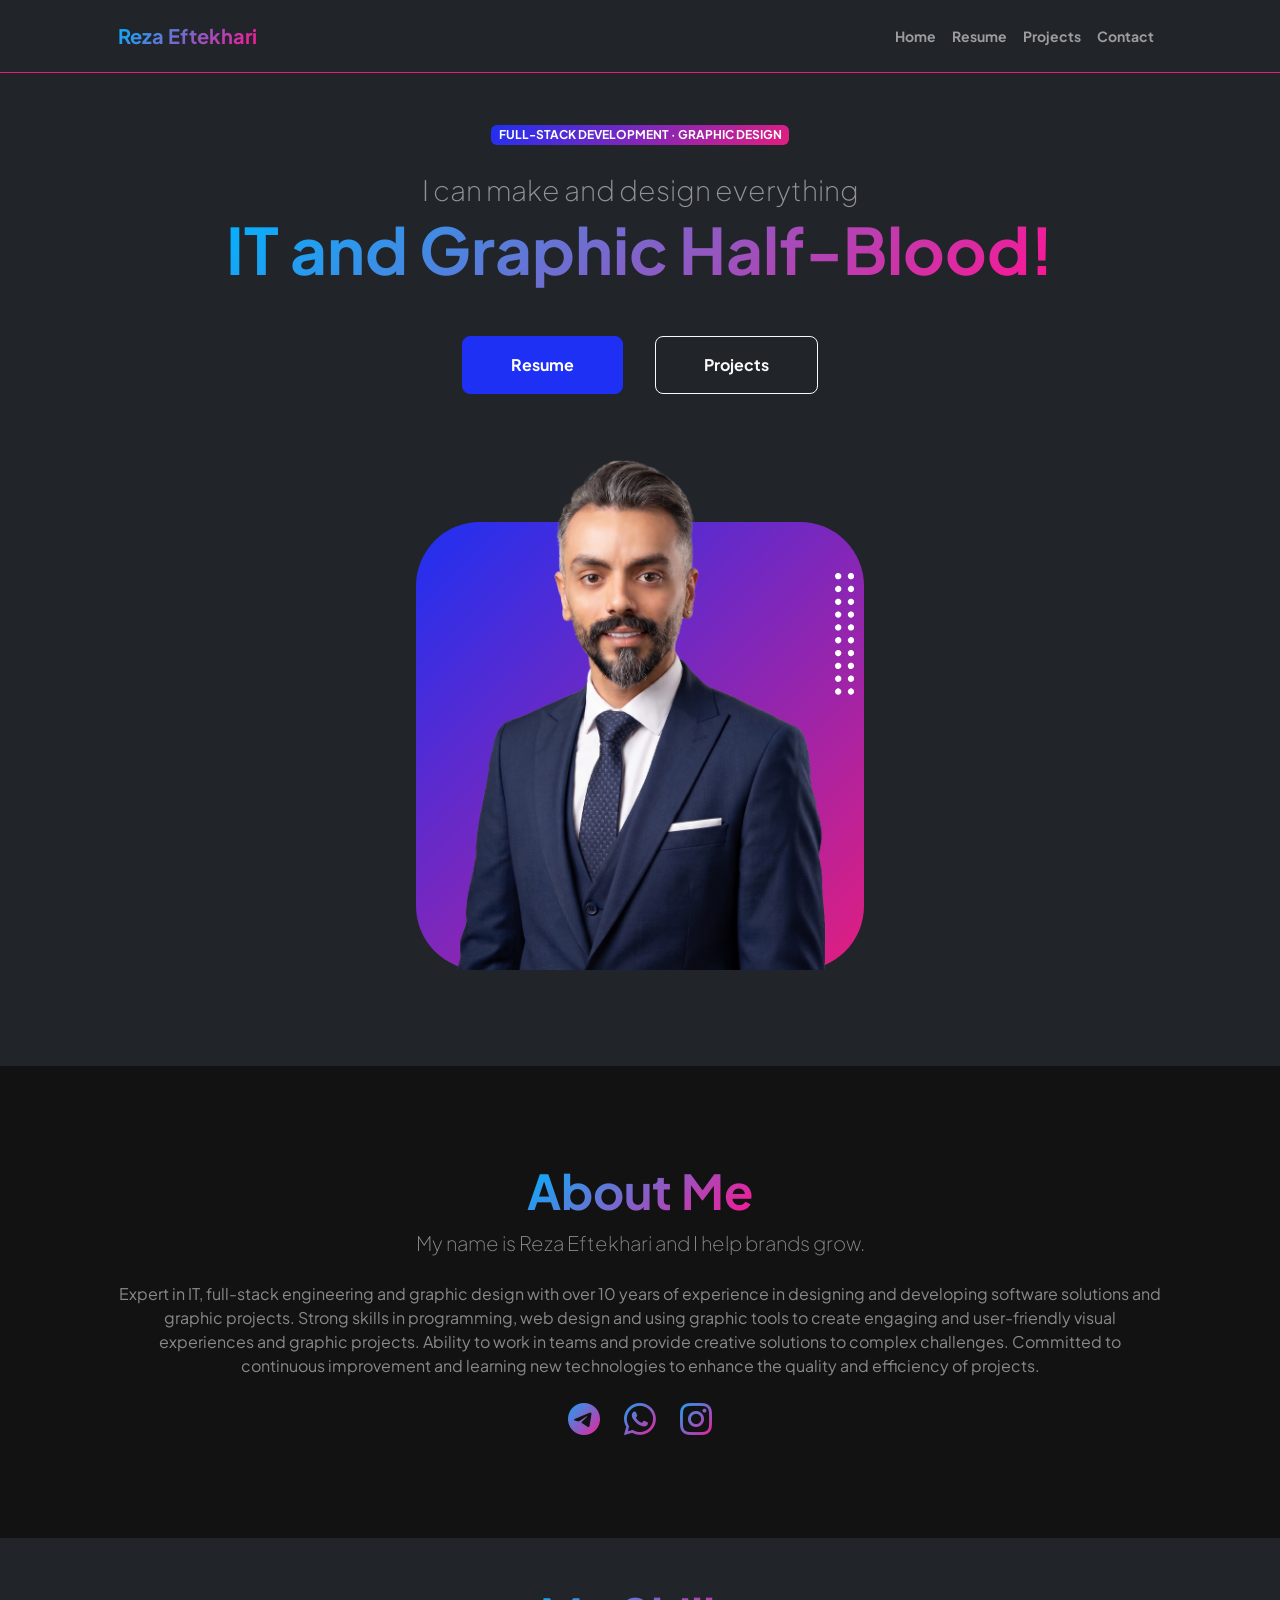
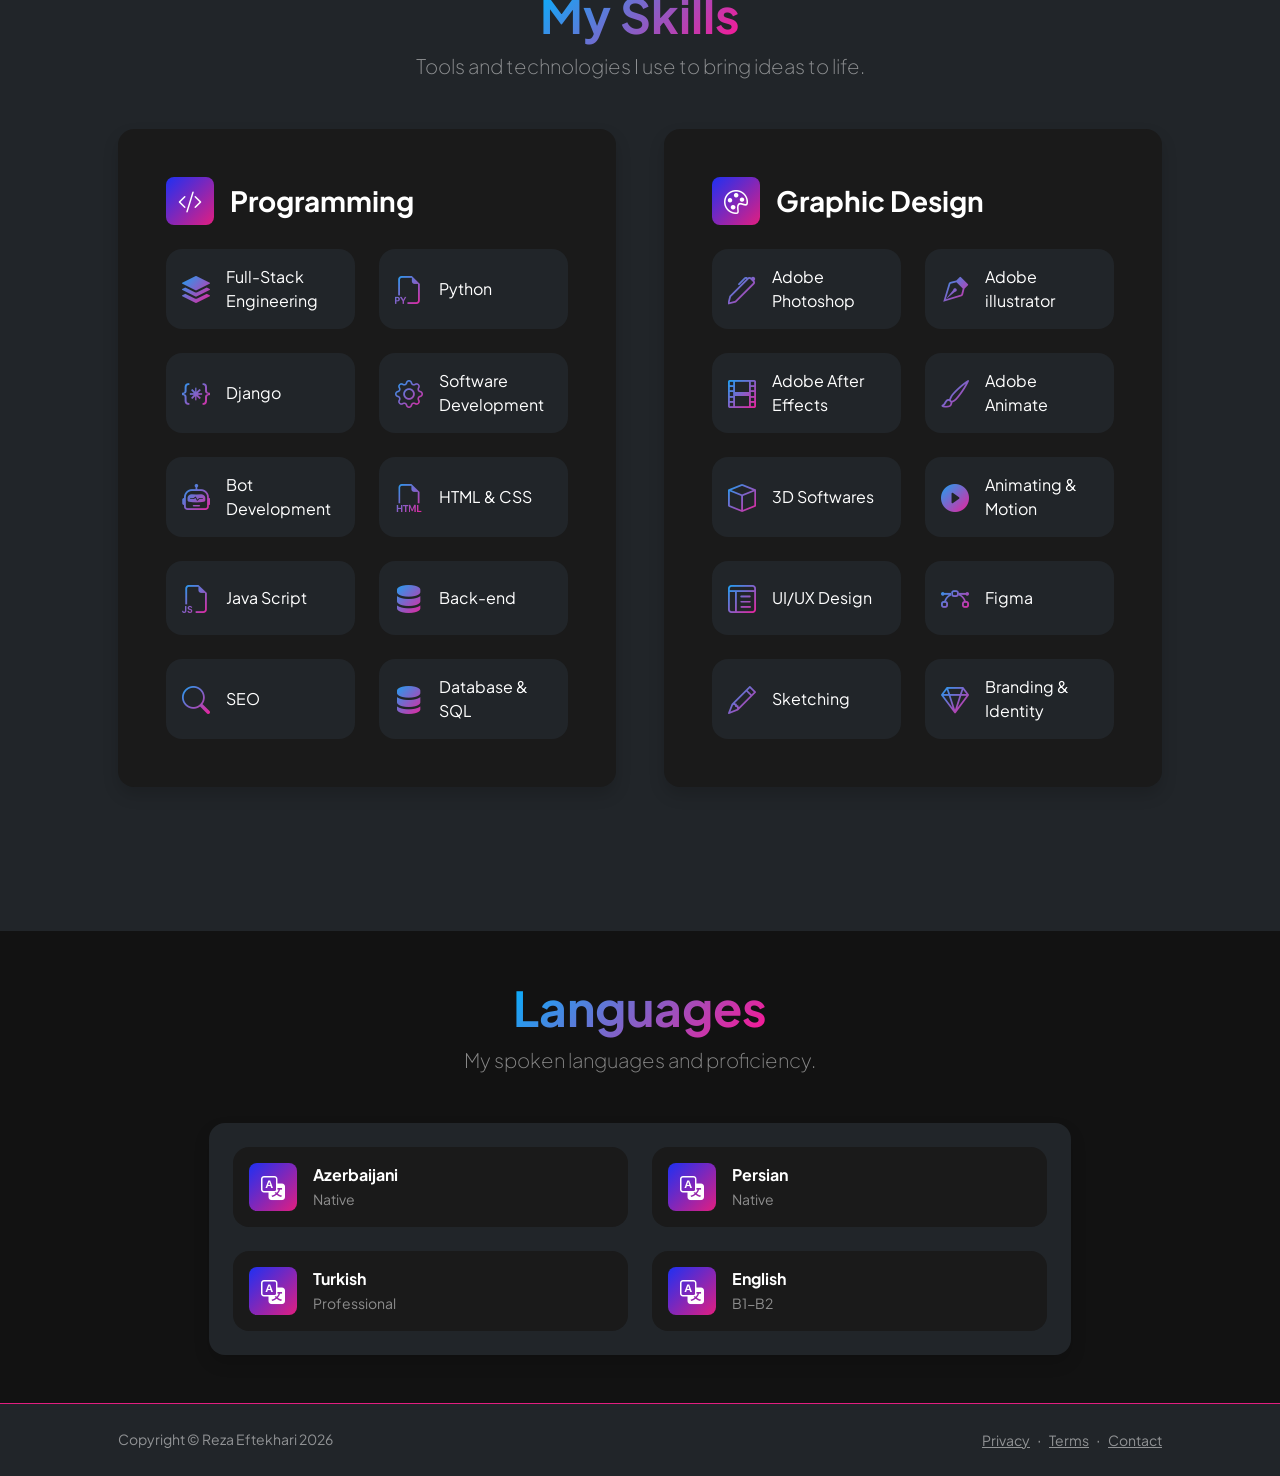
<file: index.html>
<!DOCTYPE html>
<html lang="en">
    <head>
        <meta charset="utf-8" />
        <meta name="viewport" content="width=device-width, initial-scale=1, shrink-to-fit=no" />
        <meta name="description" content="" />
        <meta name="author" content="" />
        <title>Half-Blood</title>
        <!-- Favicon-->
        <link rel="icon" type="image/x-icon" href="assets/favicon.ico" />
        <!-- Custom Google font-->
        <link rel="preconnect" href="https://fonts.googleapis.com" />
        <link rel="preconnect" href="https://fonts.gstatic.com" crossorigin />
        <link href="https://fonts.googleapis.com/css2?family=Plus+Jakarta+Sans:wght@100;200;300;400;500;600;700;800;900&amp;display=swap" rel="stylesheet" />
        <!-- Bootstrap icons-->
        <link href="https://cdn.jsdelivr.net/npm/bootstrap-icons@1.8.1/font/bootstrap-icons.css" rel="stylesheet" />
        <!-- Core theme CSS (includes Bootstrap)-->
        <link href="css/styles.css" rel="stylesheet" />
    </head>
    <body class="d-flex flex-column h-100 bg-dark text-white">
        <main class="flex-shrink-0">
            <!-- Navigation-->
            <nav class="navbar navbar-expand-lg navbar-dark bg-dark py-3 border-bottom border-secondary">
                <div class="container px-5">
                    <a class="navbar-brand" href="index.html"><span class="fw-bolder text-gradient d-inline">Reza Eftekhari</span></a>
                    <button class="navbar-toggler" type="button" data-bs-toggle="collapse" data-bs-target="#navbarSupportedContent" aria-controls="navbarSupportedContent" aria-expanded="false" aria-label="Toggle navigation"><span class="navbar-toggler-icon"></span></button>
                    <div class="collapse navbar-collapse" id="navbarSupportedContent">
                        <ul class="navbar-nav ms-auto mb-2 mb-lg-0 small fw-bolder">
                            <li class="nav-item"><a class="nav-link" href="index.html">Home</a></li>
                            <li class="nav-item"><a class="nav-link" href="resume.html">Resume</a></li>
                            <li class="nav-item"><a class="nav-link" href="projects.html">Projects</a></li>
                            <li class="nav-item"><a class="nav-link" href="contact.html">Contact</a></li>
                        </ul>
                    </div>
                </div>
            </nav>
            <!-- Header-->
            <header class="py-5">
                <div class="container px-5 pb-5">
                    <div class="row gx-5 align-items-center">
                        <div class="col-xxl-5">
                            <!-- Header text content-->
                            <div class="text-center text-xxl-start">
                                <div class="badge bg-gradient-primary-to-secondary text-white mb-4"><div class="text-uppercase">Full-Stack Development &middot; Graphic Design</div></div>
                                <div class="fs-3 fw-light text-white-50">I can make and design everything</div>
                                <h1 class="display-3 fw-bolder mb-5 text-white"><span class="text-gradient d-inline">IT and Graphic Half-Blood!</span></h1>
                                <div class="d-grid gap-3 d-sm-flex justify-content-sm-center justify-content-xxl-start mb-3">
                                    <a class="btn btn-primary btn-lg px-5 py-3 me-sm-3 fs-6 fw-bolder" href="resume.html">Resume</a>
                                    <a class="btn btn-outline-light btn-lg px-5 py-3 fs-6 fw-bolder" href="projects.html">Projects</a>
                                </div>
                            </div>
                        </div>
                        <div class="col-xxl-7">
                            <!-- Header profile picture-->
                            <div class="d-flex justify-content-center mt-5 mt-xxl-0">
                                <div class="profile bg-gradient-primary-to-secondary">
                                    <!-- TIP: For best results, use a photo with a transparent background like the demo example below-->
                                    <!-- Watch a tutorial on how to do this on YouTube (link)-->
                                    <img class="profile-img" src="assets/profile.png" alt="..." />
                                    <div class="dots-1">
                                        <!-- SVG Dots-->
                                        <svg version="1.1" xmlns="http://www.w3.org/2000/svg" xmlns:xlink="http://www.w3.org/1999/xlink" x="0px" y="0px" viewBox="0 0 191.6 1215.4" style="enable-background: new 0 0 191.6 1215.4" xml:space="preserve">
                                            <g transform="translate(0.000000,1280.000000) scale(0.100000,-0.100000)">
                                                <path d="M227.7,12788.6c-105-35-200-141-222-248c-43-206,163-412,369-369c155,32,275,190,260,339c-11,105-90,213-190,262        C383.7,12801.6,289.7,12808.6,227.7,12788.6z"></path>
                                                <path d="M1507.7,12788.6c-151-50-253-216-222-362c25-119,136-230,254-255c194-41,395,142,375,339c-11,105-90,213-190,262        C1663.7,12801.6,1569.7,12808.6,1507.7,12788.6z"></path>
                                                <path d="M227.7,11508.6c-105-35-200-141-222-248c-43-206,163-412,369-369c155,32,275,190,260,339c-11,105-90,213-190,262        C383.7,11521.6,289.7,11528.6,227.7,11508.6z"></path>
                                                <path d="M1507.7,11508.6c-151-50-253-216-222-362c25-119,136-230,254-255c194-41,395,142,375,339c-11,105-90,213-190,262        C1663.7,11521.6,1569.7,11528.6,1507.7,11508.6z"></path>
                                                <path d="M227.7,10228.6c-105-35-200-141-222-248c-43-206,163-412,369-369c155,32,275,190,260,339c-11,105-90,213-190,262        C383.7,10241.6,289.7,10248.6,227.7,10228.6z"></path>
                                                <path d="M1507.7,10228.6c-105-35-200-141-222-248c-43-206,163-412,369-369c155,32,275,190,260,339c-11,105-90,213-190,262        C1663.7,10241.6,1569.7,10248.6,1507.7,10228.6z"></path>
                                                <path d="M227.7,8948.6c-105-35-200-141-222-248c-43-206,163-412,369-369c155,32,275,190,260,339c-11,105-90,213-190,262        C383.7,8961.6,289.7,8968.6,227.7,8948.6z"></path>
                                                <path d="M1507.7,8948.6c-105-35-200-141-222-248c-43-206,163-412,369-369c155,32,275,190,260,339c-11,105-90,213-190,262        C1663.7,8961.6,1569.7,8968.6,1507.7,8948.6z"></path>
                                                <path d="M227.7,7668.6c-105-35-200-141-222-248c-43-206,163-412,369-369c155,32,275,190,260,339c-11,105-90,213-190,262        C383.7,7681.6,289.7,7688.6,227.7,7668.6z"></path>
                                                <path d="M1507.7,7668.6c-105-35-200-141-222-248c-43-206,163-412,369-369c155,32,275,190,260,339c-11,105-90,213-190,262        C1663.7,7681.6,1569.7,7688.6,1507.7,7668.6z"></path>
                                                <path d="M227.7,6388.6c-105-35-200-141-222-248c-43-206,163-412,369-369c155,32,275,190,260,339c-11,105-90,213-190,262        C383.7,6401.6,289.7,6408.6,227.7,6388.6z"></path>
                                                <path d="M1507.7,6388.6c-105-35-200-141-222-248c-43-206,163-412,369-369c155,32,275,190,260,339c-11,105-90,213-190,262        C1663.7,6401.6,1569.7,6408.6,1507.7,6388.6z"></path>
                                                <path d="M227.7,5108.6c-105-35-200-141-222-248c-43-206,163-412,369-369c155,32,275,190,260,339c-11,105-90,213-190,262        C383.7,5121.6,289.7,5128.6,227.7,5108.6z"></path>
                                                <path d="M1507.7,5108.6c-105-35-200-141-222-248c-43-206,163-412,369-369c155,32,275,190,260,339c-11,105-90,213-190,262        C1663.7,5121.6,1569.7,5128.6,1507.7,5108.6z"></path>
                                                <path d="M227.7,3828.6c-105-35-200-141-222-248c-43-206,163-412,369-369c155,32,275,190,260,339c-11,105-90,213-190,262        C383.7,3841.6,289.7,3848.6,227.7,3828.6z"></path>
                                                <path d="M1507.7,3828.6c-105-35-200-141-222-248c-43-206,163-412,369-369c155,32,275,190,260,339c-11,105-90,213-190,262        C1663.7,3841.6,1569.7,3848.6,1507.7,3828.6z"></path>
                                                <path d="M227.7,2548.6c-105-35-200-141-222-248c-43-206,163-412,369-369c155,32,275,190,260,339c-11,105-90,213-190,262        C383.7,2561.6,289.7,2568.6,227.7,2548.6z"></path>
                                                <path d="M1507.7,2548.6c-105-35-200-141-222-248c-43-206,163-412,369-369c155,32,275,190,260,339c-11,105-90,213-190,262        C1663.7,2561.6,1569.7,2568.6,1507.7,2548.6z"></path>
                                                <path d="M227.7,1268.6c-105-35-200-141-222-248c-43-206,163-412,369-369c155,32,275,190,260,339c-11,105-90,213-190,262        C383.7,1281.6,289.7,1288.6,227.7,1268.6z"></path>
                                                <path d="M1507.7,1268.6c-105-35-200-141-222-248c-43-206,163-412,369-369c155,32,275,190,260,339c-11,105-90,213-190,262        C1663.7,1281.6,1569.7,1288.6,1507.7,1268.6z"></path>
                                            </g>
                                        </svg>
                                        <!-- END of SVG dots-->
                                    </div>
                                </div>
                            </div>
                        </div>
                    </div>
                </div>
            </header>
            <!-- About Section-->
            <section class="bg-black py-5" style="background-color: #121212 !important;">
                <div class="container px-5">
                    <div class="row gx-5 justify-content-center">
                        <div class="col-xxl-8">
                            <div class="text-center my-5">
                                <h2 class="display-5 fw-bolder text-white"><span class="text-gradient d-inline">About Me</span></h2>
                                <p class="lead fw-light mb-4 text-white-50">My name is Reza Eftekhari and I help brands grow.</p>
                                <p class="text-white-50">Expert in IT, full-stack engineering and graphic design with over 10 years of experience in designing and developing software solutions and graphic projects. Strong skills in programming, web design and using graphic tools to create engaging and user-friendly visual experiences and graphic projects. Ability to work in teams and provide creative solutions to complex challenges. Committed to continuous improvement and learning new technologies to enhance the quality and efficiency of projects.</p>
                                <div class="d-flex justify-content-center fs-2 gap-4">
                                    <a class="text-gradient" href="https://t.me/reza_the_ronin" target="_blank"><i class="bi bi-telegram"></i></a>
                                    <a class="text-gradient" href="https://wa.me/989373772806" target="_blank"><i class="bi bi-whatsapp"></i></a>
                                    <a class="text-gradient" href="https://www.instagram.com/reza.the.ronin/" target="_blank"><i class="bi bi-instagram"></i></a>
                                </div>
                            </div>
                        </div>
                    </div>
                </div>
            </section>
            
            <!-- Skills Section -->
            <section class="py-5 bg-dark">
                <div class="container px-5 mb-5">
                    <div class="text-center mb-5">
                        <h2 class="display-5 fw-bolder text-white"><span class="text-gradient d-inline">My Skills</span></h2>
                        <p class="lead fw-light mb-4 text-white-50">Tools and technologies I use to bring ideas to life.</p>
                    </div>
                    <div class="row gx-5 justify-content-center">
                        <!-- Programming Skills -->
                        <div class="col-lg-6 mb-5 order-lg-1">
                            <div class="card shadow border-0 rounded-4 bg-black" style="background-color: #1a1a1a !important; height: 100%;">
                                <div class="card-body p-5">
                                    <div class="d-flex align-items-center mb-4">
                                        <div class="feature bg-gradient-primary-to-secondary text-white rounded-3 me-3"><i class="bi bi-code-slash"></i></div>
                                        <h3 class="fw-bolder mb-0 text-white">Programming</h3>
                                    </div>
                                    <div class="row row-cols-1 row-cols-sm-2 g-4">
                                        <div class="col">
                                            <div class="d-flex align-items-center bg-dark text-white rounded-4 p-3 h-100">
                                                <i class="bi bi-stack fs-3 text-gradient me-3"></i>Full-Stack Engineering
                                            </div>
                                        </div>
                                        <div class="col">
                                            <div class="d-flex align-items-center bg-dark text-white rounded-4 p-3 h-100">
                                                <i class="bi bi-filetype-py fs-3 text-gradient me-3"></i>Python
                                            </div>
                                        </div>
                                        <div class="col">
                                            <div class="d-flex align-items-center bg-dark text-white rounded-4 p-3 h-100">
                                                <i class="bi bi-braces-asterisk fs-3 text-gradient me-3"></i>Django
                                            </div>
                                        </div>
                                        <div class="col">
                                            <div class="d-flex align-items-center bg-dark text-white rounded-4 p-3 h-100">
                                                <i class="bi bi-gear fs-3 text-gradient me-3"></i>Software Development
                                            </div>
                                        </div>
                                        <div class="col">
                                            <div class="d-flex align-items-center bg-dark text-white rounded-4 p-3 h-100">
                                                <i class="bi bi-robot fs-3 text-gradient me-3"></i>Bot Development
                                            </div>
                                        </div>
                                        <div class="col">
                                            <div class="d-flex align-items-center bg-dark text-white rounded-4 p-3 h-100">
                                                <i class="bi bi-filetype-html fs-3 text-gradient me-3"></i>HTML & CSS
                                            </div>
                                        </div>
                                        <div class="col">
                                            <div class="d-flex align-items-center bg-dark text-white rounded-4 p-3 h-100">
                                                <i class="bi bi-filetype-js fs-3 text-gradient me-3"></i>Java Script
                                            </div>
                                        </div>
                                        <div class="col">
                                            <div class="d-flex align-items-center bg-dark text-white rounded-4 p-3 h-100">
                                                <i class="bi bi-server fs-3 text-gradient me-3"></i>Back-end
                                            </div>
                                        </div>
                                        <div class="col">
                                            <div class="d-flex align-items-center bg-dark text-white rounded-4 p-3 h-100">
                                                <i class="bi bi-search fs-3 text-gradient me-3"></i>SEO
                                            </div>
                                        </div>
                                        <div class="col">
                                            <div class="d-flex align-items-center bg-dark text-white rounded-4 p-3 h-100">
                                                <i class="bi bi-server fs-3 text-gradient me-3"></i>Database & SQL
                                            </div>
                                        </div>
                                    </div>
                                </div>
                            </div>
                        </div>

                        <!-- Graphic Design Skills -->
                        <div class="col-lg-6 mb-5 order-lg-2">
                            <div class="card shadow border-0 rounded-4 bg-black" style="background-color: #1a1a1a !important; height: 100%;">
                                <div class="card-body p-5">
                                    <div class="d-flex align-items-center mb-4">
                                        <div class="feature bg-gradient-primary-to-secondary text-white rounded-3 me-3"><i class="bi bi-palette"></i></div>
                                        <h3 class="fw-bolder mb-0 text-white">Graphic Design</h3>
                                    </div>
                                    <div class="row row-cols-1 row-cols-sm-2 g-4">
                                        <div class="col">
                                            <div class="d-flex align-items-center bg-dark text-white rounded-4 p-3 h-100">
                                                <i class="bi bi-pen fs-3 text-gradient me-3"></i>Adobe Photoshop
                                            </div>
                                        </div>
                                        <div class="col">
                                            <div class="d-flex align-items-center bg-dark text-white rounded-4 p-3 h-100">
                                                <i class="bi bi-vector-pen fs-3 text-gradient me-3"></i>Adobe illustrator
                                            </div>
                                        </div>
                                        <div class="col">
                                            <div class="d-flex align-items-center bg-dark text-white rounded-4 p-3 h-100">
                                                <i class="bi bi-film fs-3 text-gradient me-3"></i>Adobe After Effects
                                            </div>
                                        </div>
                                        <div class="col">
                                            <div class="d-flex align-items-center bg-dark text-white rounded-4 p-3 h-100">
                                                <i class="bi bi-brush fs-3 text-gradient me-3"></i>Adobe Animate
                                            </div>
                                        </div>
                                        <div class="col">
                                            <div class="d-flex align-items-center bg-dark text-white rounded-4 p-3 h-100">
                                                <i class="bi bi-box fs-3 text-gradient me-3"></i>3D Softwares
                                            </div>
                                        </div>
                                        <div class="col">
                                            <div class="d-flex align-items-center bg-dark text-white rounded-4 p-3 h-100">
                                                <i class="bi bi-play-circle-fill fs-3 text-gradient me-3"></i>Animating & Motion
                                            </div>
                                        </div>
                                        <div class="col">
                                            <div class="d-flex align-items-center bg-dark text-white rounded-4 p-3 h-100">
                                                <i class="bi bi-layout-text-window-reverse fs-3 text-gradient me-3"></i>UI/UX Design
                                            </div>
                                        </div>
                                        <div class="col">
                                            <div class="d-flex align-items-center bg-dark text-white rounded-4 p-3 h-100">
                                                <i class="bi bi-bezier fs-3 text-gradient me-3"></i>Figma
                                            </div>
                                        </div>
                                        <div class="col">
                                            <div class="d-flex align-items-center bg-dark text-white rounded-4 p-3 h-100">
                                                <i class="bi bi-pencil fs-3 text-gradient me-3"></i>Sketching
                                            </div>
                                        </div>
                                        <div class="col">
                                            <div class="d-flex align-items-center bg-dark text-white rounded-4 p-3 h-100">
                                                <i class="bi bi-gem fs-3 text-gradient me-3"></i>Branding & Identity
                                            </div>
                                        </div>
                                    </div>
                                </div>
                            </div>
                        </div>
                    </div>
                </div>
            </section>
            
            <!-- Language Skills Section -->
            <section class="py-5 bg-black" style="background-color: #121212 !important;">
                <div class="container px-5">
                    <div class="text-center mb-5">
                        <h2 class="display-5 fw-bolder text-white"><span class="text-gradient d-inline">Languages</span></h2>
                        <p class="lead fw-light mb-4 text-white-50">My spoken languages and proficiency.</p>
                    </div>
                    <div class="row gx-5 justify-content-center">
                        <div class="col-lg-10">
                            <div class="card shadow border-0 rounded-4 bg-dark">
                                <div class="card-body p-4">
                                    <div class="row row-cols-1 row-cols-sm-2 g-4">
                                        <div class="col">
                                            <div class="d-flex align-items-center bg-black rounded-4 p-3 h-100" style="background-color: #1a1a1a !important;">
                                                <div class="feature bg-gradient-primary-to-secondary text-white rounded-3 me-3"><i class="bi bi-translate"></i></div>
                                                <div class="fw-bolder text-white">
                                                    Azerbaijani <br><span class="text-white-50 small fw-normal">Native</span>
                                                </div>
                                            </div>
                                        </div>
                                        <div class="col">
                                            <div class="d-flex align-items-center bg-black rounded-4 p-3 h-100" style="background-color: #1a1a1a !important;">
                                                <div class="feature bg-gradient-primary-to-secondary text-white rounded-3 me-3"><i class="bi bi-translate"></i></div>
                                                <div class="fw-bolder text-white">
                                                    Persian <br><span class="text-white-50 small fw-normal">Native</span>
                                                </div>
                                            </div>
                                        </div>
                                        <div class="col">
                                            <div class="d-flex align-items-center bg-black rounded-4 p-3 h-100" style="background-color: #1a1a1a !important;">
                                                <div class="feature bg-gradient-primary-to-secondary text-white rounded-3 me-3"><i class="bi bi-translate"></i></div>
                                                <div class="fw-bolder text-white">
                                                    Turkish <br><span class="text-white-50 small fw-normal">Professional</span>
                                                </div>
                                            </div>
                                        </div>
                                        <div class="col">
                                            <div class="d-flex align-items-center bg-black rounded-4 p-3 h-100" style="background-color: #1a1a1a !important;">
                                                <div class="feature bg-gradient-primary-to-secondary text-white rounded-3 me-3"><i class="bi bi-translate"></i></div>
                                                <div class="fw-bolder text-white">
                                                    English <br><span class="text-white-50 small fw-normal">B1-B2</span>
                                                </div>
                                            </div>
                                        </div>
                                    </div>
                                </div>
                            </div>
                        </div>
                    </div>
                </div>
            </section>
        </main>
        <!-- Footer-->
        <footer class="bg-dark py-4 mt-auto border-top border-secondary">
            <div class="container px-5">
                <div class="row align-items-center justify-content-between flex-column flex-sm-row">
                    <div class="col-auto"><div class="small m-0 text-white-50">Copyright &copy; Reza Eftekhari 2026</div></div>
                    <div class="col-auto">
                        <a class="small text-white-50" href="#!">Privacy</a>
                        <span class="mx-1 text-white-50">&middot;</span>
                        <a class="small text-white-50" href="#!">Terms</a>
                        <span class="mx-1 text-white-50">&middot;</span>
                        <a class="small text-white-50" href="#!">Contact</a>
                    </div>
                </div>
            </div>
        </footer>
        <!-- Bootstrap core JS-->
        <script src="https://cdn.jsdelivr.net/npm/bootstrap@5.2.3/dist/js/bootstrap.bundle.min.js"></script>
        <!-- Core theme JS-->
        <script src="js/scripts.js"></script>
    </body>
</html>
</file>
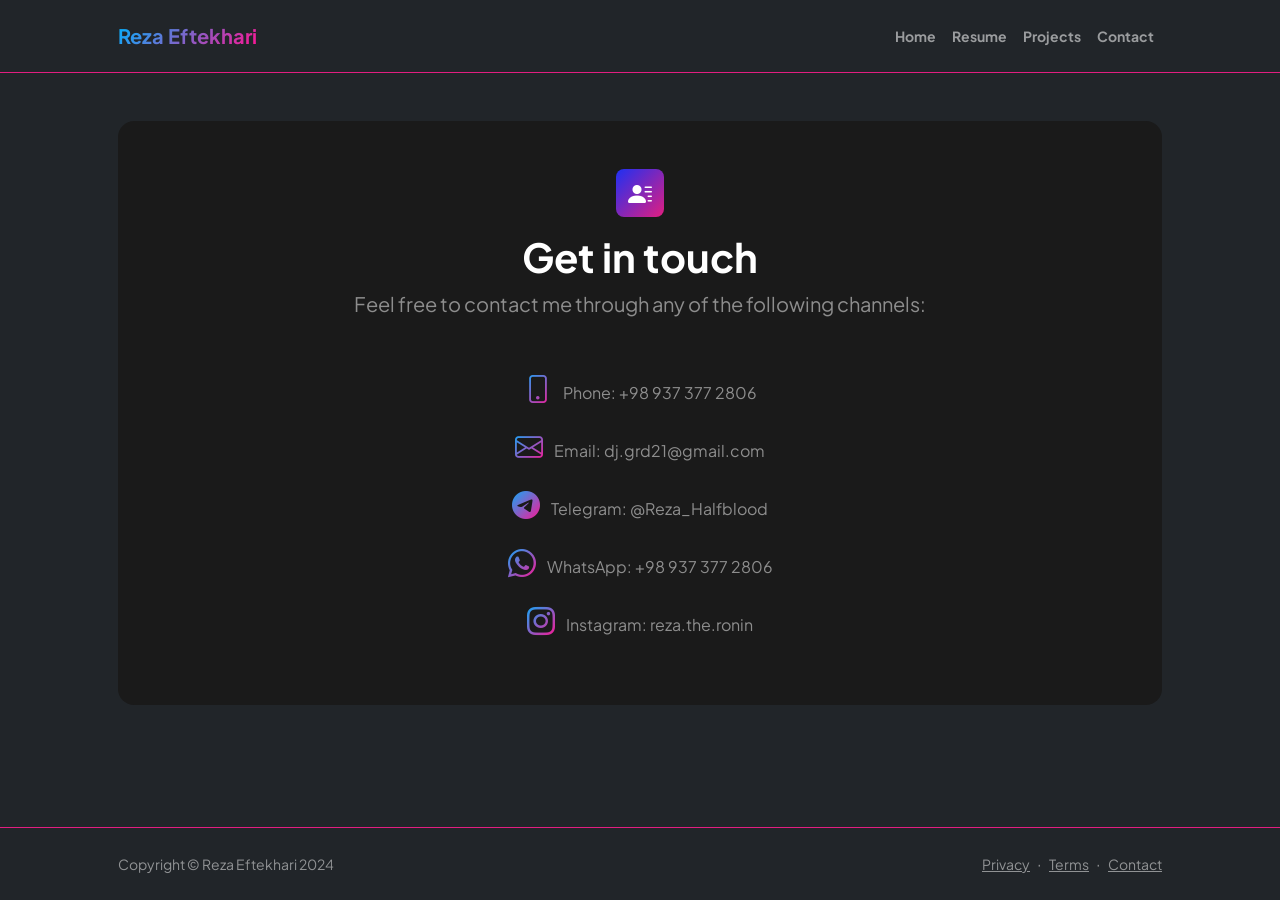
<file: contact.html>
<!DOCTYPE html>
<html lang="en">
    <head>
        <meta charset="utf-8" />
        <meta name="viewport" content="width=device-width, initial-scale=1, shrink-to-fit=no" />
        <meta name="description" content="Contact information for Reza Eftekhari Mehr." />
        <meta name="author" content="Reza Eftekhari Mehr" />
        <title>Reza Eftekhari - Contact</title>
        <!-- Favicon-->
        <link rel="icon" type="image/x-icon" href="assets/favicon.ico" />
        <!-- Custom Google font-->
        <link rel="preconnect" href="https://fonts.googleapis.com" />
        <link rel="preconnect" href="https://fonts.gstatic.com" crossorigin />
        <link href="https://fonts.googleapis.com/css2?family=Plus+Jakarta+Sans:wght@100;200;300;400;500;600;700;800;900&amp;display=swap" rel="stylesheet" />
        <!-- Bootstrap icons-->
        <link href="https://cdn.jsdelivr.net/npm/bootstrap-icons@1.8.1/font/bootstrap-icons.css" rel="stylesheet" />
        <!-- Core theme CSS (includes Bootstrap)-->
        <link href="css/styles.css" rel="stylesheet" />
    </head>
    <body class="d-flex flex-column h-100 bg-dark text-white">
        <main class="flex-shrink-0">
            <!-- Navigation-->
            <nav class="navbar navbar-expand-lg navbar-dark bg-dark py-3 border-bottom border-secondary">
                <div class="container px-5">
                    <a class="navbar-brand" href="index.html"><span class="fw-bolder text-gradient d-inline">Reza Eftekhari</span></a>
                    <button class="navbar-toggler" type="button" data-bs-toggle="collapse" data-bs-target="#navbarSupportedContent" aria-controls="navbarSupportedContent" aria-expanded="false" aria-label="Toggle navigation"><span class="navbar-toggler-icon"></span></button>
                    <div class="collapse navbar-collapse" id="navbarSupportedContent">
                        <ul class="navbar-nav ms-auto mb-2 mb-lg-0 small fw-bolder">
                            <li class="nav-item"><a class="nav-link" href="index.html">Home</a></li>
                            <li class="nav-item"><a class="nav-link" href="resume.html">Resume</a></li>
                            <li class="nav-item"><a class="nav-link" href="projects.html">Projects</a></li>
                            <li class="nav-item"><a class="nav-link" href="contact.html">Contact</a></li>
                        </ul>
                    </div>
                </div>
            </nav>
            <!-- Page content-->
            <section class="py-5">
                <div class="container px-5">
                    <div class="bg-black rounded-4 py-5 px-4 px-md-5" style="background-color: #1a1a1a !important;">
                        <div class="text-center mb-5">
                            <div class="feature bg-gradient-primary-to-secondary text-white rounded-3 mb-3"><i class="bi bi-person-lines-fill"></i></div>
                            <h1 class="fw-bolder text-white">Get in touch</h1>
                            <p class="lead fw-normal text-white-50 mb-0">Feel free to contact me through any of the following channels:</p>
                        </div>
                        <div class="row gx-5 justify-content-center">
                            <div class="col-lg-8 col-xl-6">
                                <div class="d-flex flex-column align-items-center text-white-50">
                                    <div class="mb-3">
                                        <i class="bi bi-phone fs-3 text-gradient me-2"></i>
                                        Phone: <a href="tel:+989373772806" class="text-white-50 text-decoration-none">+98 937 377 2806</a>
                                    </div>
                                    <div class="mb-3">
                                        <i class="bi bi-envelope fs-3 text-gradient me-2"></i>
                                        Email: <a href="mailto:dj.grd21@gmail.com" class="text-white-50 text-decoration-none">dj.grd21@gmail.com</a>
                                    </div>
                                    <div class="mb-3">
                                        <i class="bi bi-telegram fs-3 text-gradient me-2"></i>
                                        Telegram: <a href="https://t.me/your_telegram_id" target="_blank" class="text-white-50 text-decoration-none">@Reza_Halfblood</a>
                                    </div>
                                    <div class="mb-3">
                                        <i class="bi bi-whatsapp fs-3 text-gradient me-2"></i>
                                        WhatsApp: <a href="https://wa.me/989373772806" target="_blank" class="text-white-50 text-decoration-none">+98 937 377 2806</a>
                                    </div>
                                    <div class="mb-3">
                                        <i class="bi bi-instagram fs-3 text-gradient me-2"></i>
                                        Instagram: <a href="https://www.instagram.com/reza.the.ronin/" target="_blank" class="text-white-50 text-decoration-none">reza.the.ronin</a>
                                    </div>
                                </div>
                            </div>
                        </div>
                    </div>
                </div>
            </section>
        </main>
        <!-- Footer-->
        <footer class="bg-dark py-4 mt-auto border-top border-secondary">
            <div class="container px-5">
                <div class="row align-items-center justify-content-between flex-column flex-sm-row">
                    <div class="col-auto"><div class="small m-0 text-white-50">Copyright &copy; Reza Eftekhari 2024</div></div>
                    <div class="col-auto">
                        <a class="small text-white-50" href="#!">Privacy</a>
                        <span class="mx-1 text-white-50">&middot;</span>
                        <a class="small text-white-50" href="#!">Terms</a>
                        <span class="mx-1 text-white-50">&middot;</span>
                        <a class="small text-white-50" href="contact.html">Contact</a>
                    </div>
                </div>
            </div>
        </footer>
        <!-- Bootstrap core JS-->
        <script src="https://cdn.jsdelivr.net/npm/bootstrap@5.2.3/dist/js/bootstrap.bundle.min.js"></script>
        <!-- Core theme JS-->
        <script src="js/scripts.js"></script>
    </body>
</html>
</file>
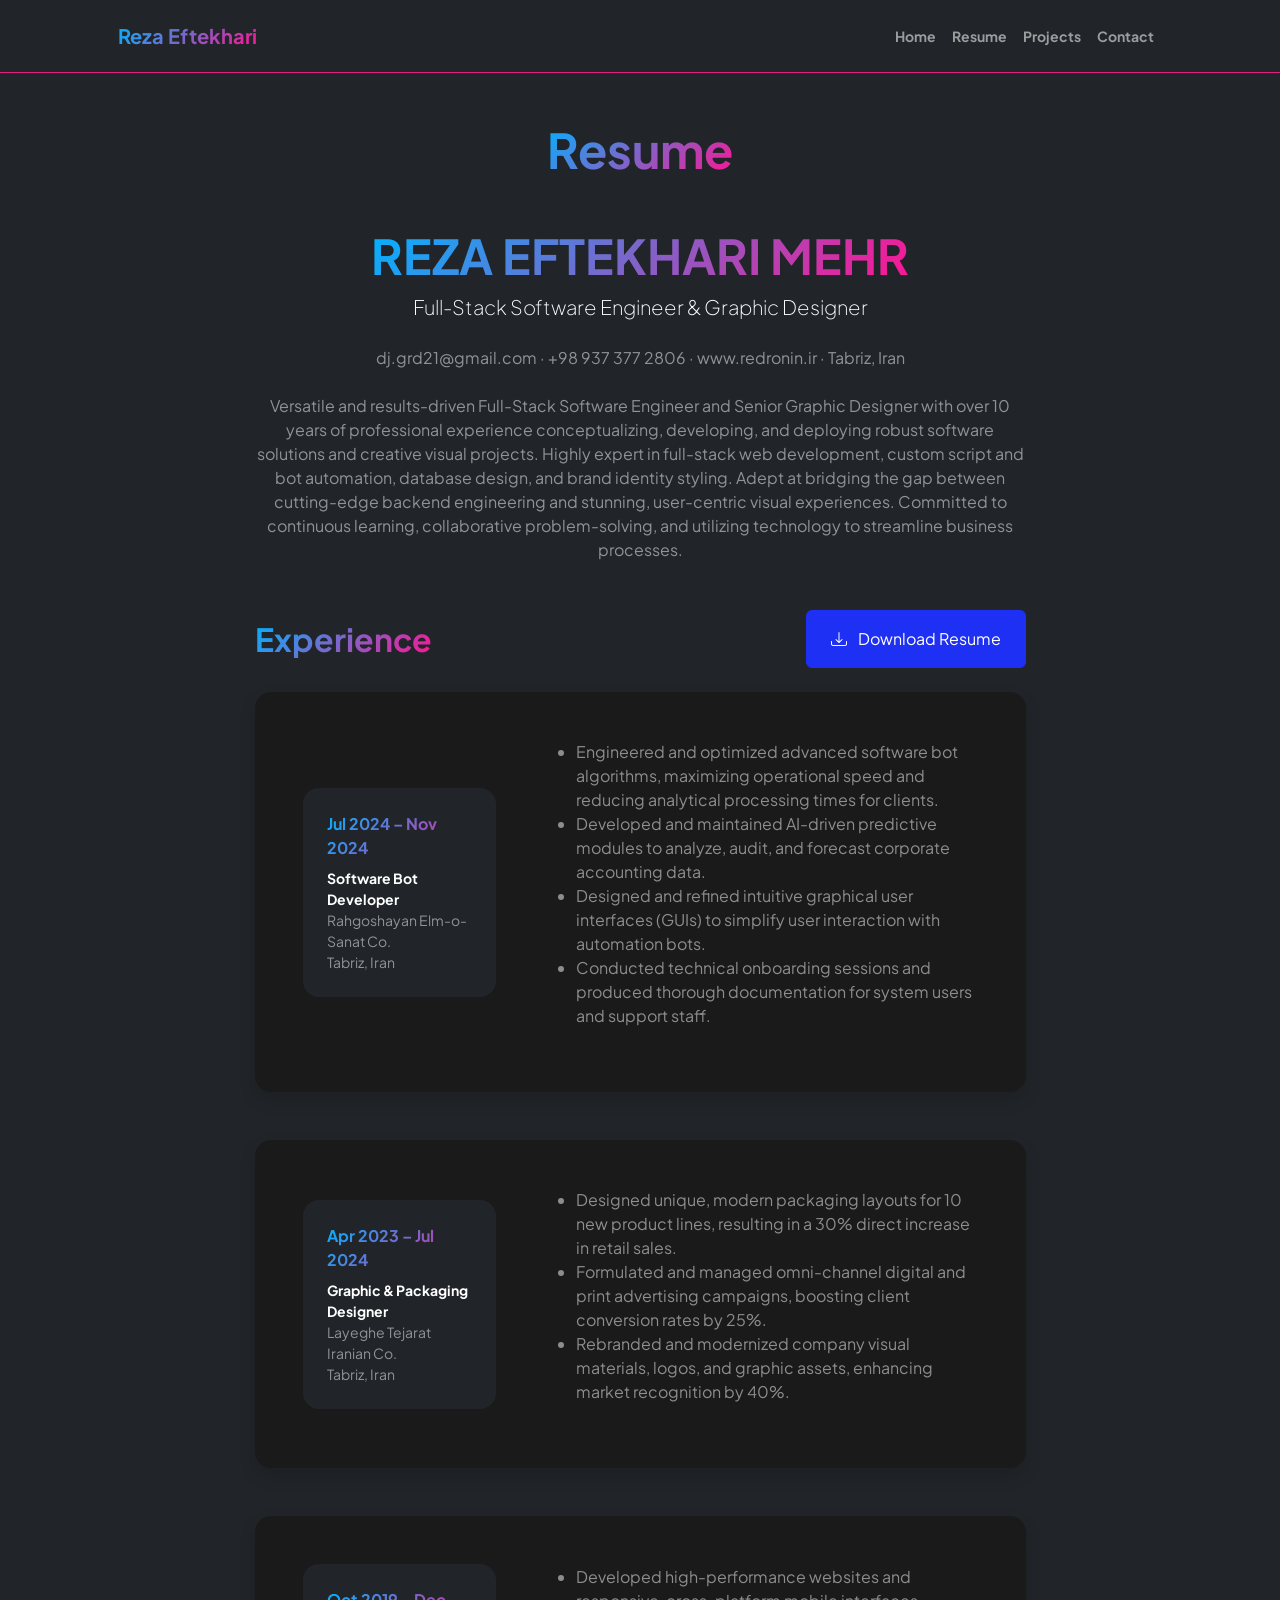
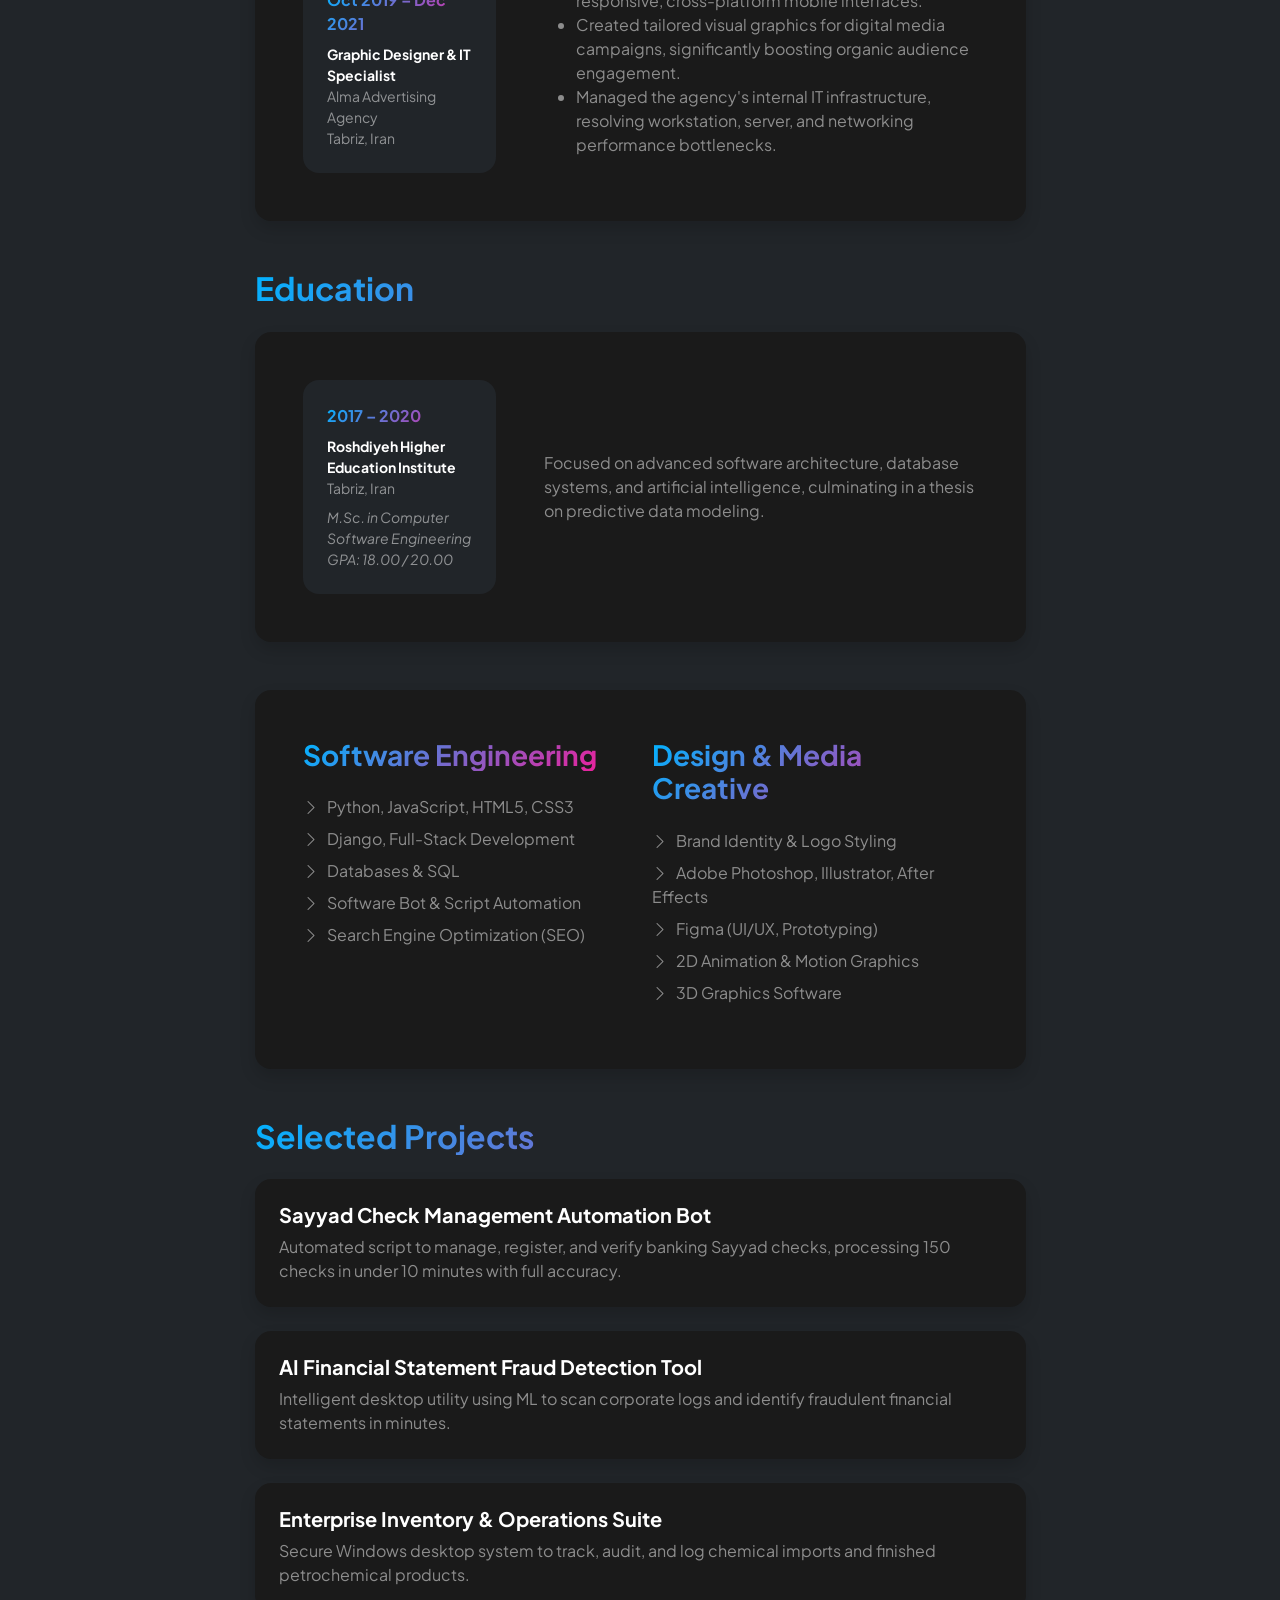
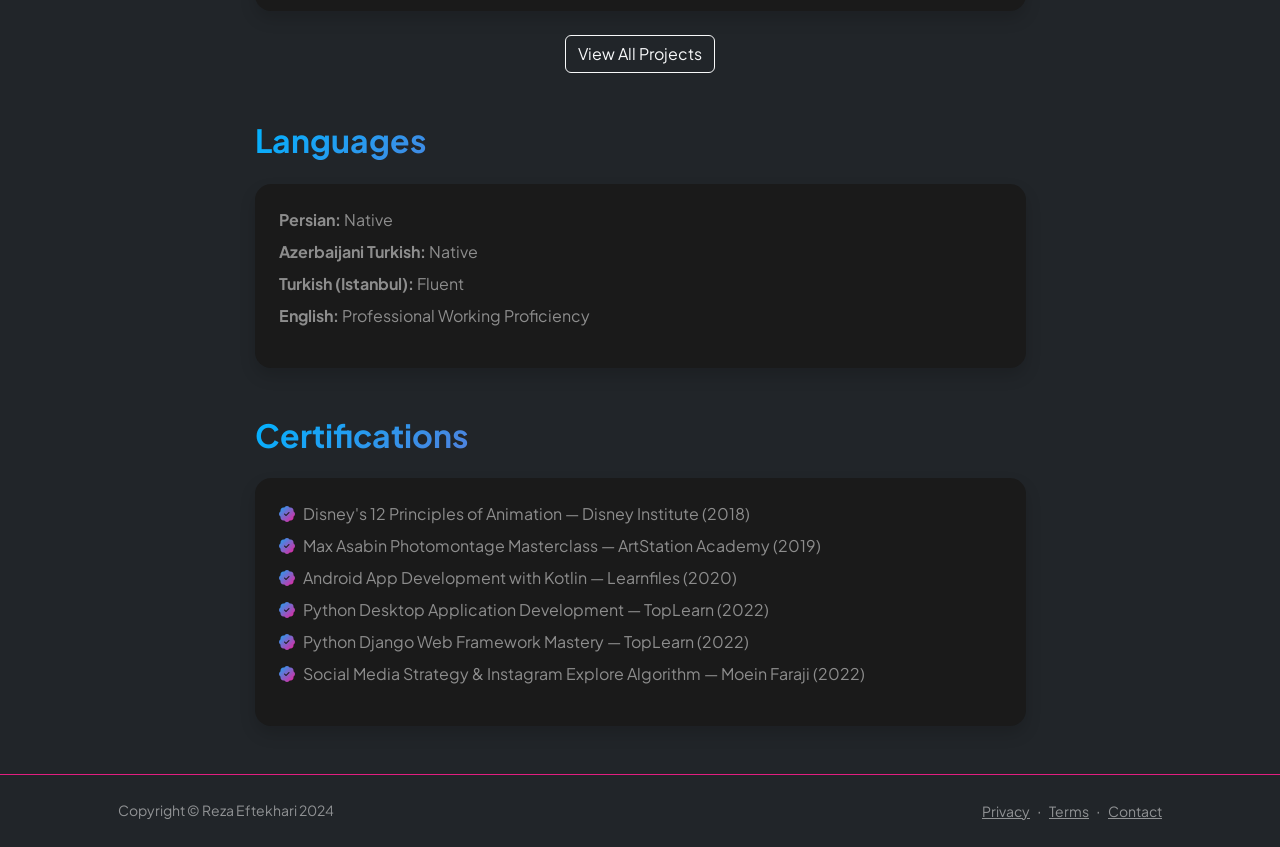
<file: resume.html>
<!DOCTYPE html>
<html lang="en">
    <head>
        <meta charset="utf-8" />
        <meta name="viewport" content="width=device-width, initial-scale=1, shrink-to-fit=no" />
        <meta name="description" content="Reza Eftekhari's professional resume, showcasing skills in Full-Stack Software Engineering and Graphic Design." />
        <meta name="author" content="Reza Eftekhari Mehr" />
        <title>Reza Eftekhari - Resume</title>
        <!-- Favicon-->
        <link rel="icon" type="image/x-icon" href="assets/favicon.ico" />
        <!-- Custom Google font-->
        <link rel="preconnect" href="https://fonts.googleapis.com" />
        <link rel="preconnect" href="https://fonts.gstatic.com" crossorigin />
        <link href="https://fonts.googleapis.com/css2?family=Plus+Jakarta+Sans:wght@100;200;300;400;500;600;700;800;900&amp;display=swap" rel="stylesheet" />
        <!-- Bootstrap icons-->
        <link href="https://cdn.jsdelivr.net/npm/bootstrap-icons@1.8.1/font/bootstrap-icons.css" rel="stylesheet" />
        <!-- Core theme CSS (includes Bootstrap)-->
        <link href="css/styles.css" rel="stylesheet" />
    </head>
    <body class="d-flex flex-column h-100 bg-dark text-white">
        <main class="flex-shrink-0">
            <!-- Navigation-->
            <nav class="navbar navbar-expand-lg navbar-dark bg-dark py-3 border-bottom border-secondary">
                <div class="container px-5">
                    <a class="navbar-brand" href="index.html"><span class="fw-bolder text-gradient d-inline">Reza Eftekhari</span></a>
                    <button class="navbar-toggler" type="button" data-bs-toggle="collapse" data-bs-target="#navbarSupportedContent" aria-controls="navbarSupportedContent" aria-expanded="false" aria-label="Toggle navigation"><span class="navbar-toggler-icon"></span></button>
                    <div class="collapse navbar-collapse" id="navbarSupportedContent">
                        <ul class="navbar-nav ms-auto mb-2 mb-lg-0 small fw-bolder">
                            <li class="nav-item"><a class="nav-link" href="index.html">Home</a></li>
                            <li class="nav-item"><a class="nav-link" href="resume.html">Resume</a></li>
                            <li class="nav-item"><a class="nav-link" href="projects.html">Projects</a></li>
                            <li class="nav-item"><a class="nav-link" href="contact.html">Contact</a></li>
                        </ul>
                    </div>
                </div>
            </nav>
            <!-- Page Content-->
            <div class="container px-5 my-5">
                <div class="text-center mb-5">
                    <h1 class="display-5 fw-bolder mb-0"><span class="text-gradient d-inline">Resume</span></h1>
                </div>
                <div class="row gx-5 justify-content-center">
                    <div class="col-lg-11 col-xl-9 col-xxl-8">
                        <!-- Professional Summary Section-->
                        <section class="mb-5">
                            <div class="text-center">
                                <h2 class="display-5 fw-bolder"><span class="text-gradient d-inline">REZA EFTEKHARI MEHR</span></h2>
                                <p class="lead fw-light mb-4">Full-Stack Software Engineer & Graphic Designer</p>
                                <p class="text-white-50 mb-4">
                                    <a href="mailto:dj.grd21@gmail.com" class="text-white-50 text-decoration-none">dj.grd21@gmail.com</a> &middot;
                                    +98 937 377 2806 &middot;
                                    <a href="http://www.redronin.ir" target="_blank" class="text-white-50 text-decoration-none">www.redronin.ir</a> &middot;
                                    Tabriz, Iran
                                </p>
                                <p class="text-white-50">Versatile and results-driven Full-Stack Software Engineer and Senior Graphic Designer with over 10 years of professional experience conceptualizing, developing, and deploying robust software solutions and creative visual projects. Highly expert in full-stack web development, custom script and bot automation, database design, and brand identity styling. Adept at bridging the gap between cutting-edge backend engineering and stunning, user-centric visual experiences. Committed to continuous learning, collaborative problem-solving, and utilizing technology to streamline business processes.</p>
                            </div>
                        </section>

                        <!-- Experience Section-->
                        <section>
                            <div class="d-flex align-items-center justify-content-between mb-4">
                                <h2 class="text-gradient fw-bolder mb-0">Experience</h2>
                                <a class="btn btn-primary px-4 py-3" href="assets/Resume_Reza_Eftekhari.pdf" target="_blank">
                                    <div class="d-inline-block bi bi-download me-2"></div>
                                    Download Resume
                                </a>
                            </div>
                            <!-- Experience Card 1-->
                            <div class="card shadow border-0 rounded-4 mb-5 bg-black" style="background-color: #1a1a1a !important;">
                                <div class="card-body p-5">
                                    <div class="row align-items-center gx-5">
                                        <div class="col text-center text-lg-start mb-4 mb-lg-0">
                                            <div class="bg-dark p-4 rounded-4">
                                                <div class="text-gradient fw-bolder mb-2">Jul 2024 – Nov 2024</div>
                                                <div class="small fw-bolder text-white">Software Bot Developer</div>
                                                <div class="small text-white-50">Rahgoshayan Elm-o-Sanat Co.</div>
                                                <div class="small text-white-50">Tabriz, Iran</div>
                                            </div>
                                        </div>
                                        <div class="col-lg-8">
                                            <ul class="text-white-50">
                                                <li>Engineered and optimized advanced software bot algorithms, maximizing operational speed and reducing analytical processing times for clients.</li>
                                                <li>Developed and maintained AI-driven predictive modules to analyze, audit, and forecast corporate accounting data.</li>
                                                <li>Designed and refined intuitive graphical user interfaces (GUIs) to simplify user interaction with automation bots.</li>
                                                <li>Conducted technical onboarding sessions and produced thorough documentation for system users and support staff.</li>
                                            </ul>
                                        </div>
                                    </div>
                                </div>
                            </div>
                            <!-- Experience Card 2-->
                            <div class="card shadow border-0 rounded-4 mb-5 bg-black" style="background-color: #1a1a1a !important;">
                                <div class="card-body p-5">
                                    <div class="row align-items-center gx-5">
                                        <div class="col text-center text-lg-start mb-4 mb-lg-0">
                                            <div class="bg-dark p-4 rounded-4">
                                                <div class="text-gradient fw-bolder mb-2">Apr 2023 – Jul 2024</div>
                                                <div class="small fw-bolder text-white">Graphic & Packaging Designer</div>
                                                <div class="small text-white-50">Layeghe Tejarat Iranian Co.</div>
                                                <div class="small text-white-50">Tabriz, Iran</div>
                                            </div>
                                        </div>
                                        <div class="col-lg-8">
                                            <ul class="text-white-50">
                                                <li>Designed unique, modern packaging layouts for 10 new product lines, resulting in a 30% direct increase in retail sales.</li>
                                                <li>Formulated and managed omni-channel digital and print advertising campaigns, boosting client conversion rates by 25%.</li>
                                                <li>Rebranded and modernized company visual materials, logos, and graphic assets, enhancing market recognition by 40%.</li>
                                            </ul>
                                        </div>
                                    </div>
                                </div>
                            </div>
                            <!-- Experience Card 3-->
                            <div class="card shadow border-0 rounded-4 mb-5 bg-black" style="background-color: #1a1a1a !important;">
                                <div class="card-body p-5">
                                    <div class="row align-items-center gx-5">
                                        <div class="col text-center text-lg-start mb-4 mb-lg-0">
                                            <div class="bg-dark p-4 rounded-4">
                                                <div class="text-gradient fw-bolder mb-2">Oct 2019 – Dec 2021</div>
                                                <div class="small fw-bolder text-white">Graphic Designer & IT Specialist</div>
                                                <div class="small text-white-50">Alma Advertising Agency</div>
                                                <div class="small text-white-50">Tabriz, Iran</div>
                                            </div>
                                        </div>
                                        <div class="col-lg-8">
                                            <ul class="text-white-50">
                                                <li>Developed high-performance websites and responsive, cross-platform mobile interfaces.</li>
                                                <li>Created tailored visual graphics for digital media campaigns, significantly boosting organic audience engagement.</li>
                                                <li>Managed the agency's internal IT infrastructure, resolving workstation, server, and networking performance bottlenecks.</li>
                                            </ul>
                                        </div>
                                    </div>
                                </div>
                            </div>
                        </section>

                        <!-- Education Section-->
                        <section>
                            <h2 class="text-gradient fw-bolder mb-4">Education</h2>
                            <div class="card shadow border-0 rounded-4 mb-5 bg-black" style="background-color: #1a1a1a !important;">
                                <div class="card-body p-5">
                                    <div class="row align-items-center gx-5">
                                        <div class="col text-center text-lg-start mb-4 mb-lg-0">
                                            <div class="bg-dark p-4 rounded-4">
                                                <div class="text-gradient fw-bolder mb-2">2017 – 2020</div>
                                                <div class="mb-2">
                                                    <div class="small fw-bolder text-white">Roshdiyeh Higher Education Institute</div>
                                                    <div class="small text-white-50">Tabriz, Iran</div>
                                                </div>
                                                <div class="fst-italic">
                                                    <div class="small text-white-50">M.Sc. in Computer Software Engineering</div>
                                                    <div class="small text-white-50">GPA: 18.00 / 20.00</div>
                                                </div>
                                            </div>
                                        </div>
                                        <div class="col-lg-8"><div class="text-white-50">Focused on advanced software architecture, database systems, and artificial intelligence, culminating in a thesis on predictive data modeling.</div></div>
                                    </div>
                                </div>
                            </div>
                        </section>

                        <!-- Skills Section-->
                        <section class="mb-5">
                            <div class="card shadow border-0 rounded-4 bg-black" style="background-color: #1a1a1a !important;">
                                <div class="card-body p-5">
                                    <div class="row">
                                        <div class="col-md-6 mb-4">
                                            <h3 class="text-gradient fw-bolder mb-4">Software Engineering</h3>
                                            <ul class="list-unstyled text-white-50">
                                                <li class="mb-2"><i class="bi bi-chevron-right me-2"></i>Python, JavaScript, HTML5, CSS3</li>
                                                <li class="mb-2"><i class="bi bi-chevron-right me-2"></i>Django, Full-Stack Development</li>
                                                <li class="mb-2"><i class="bi bi-chevron-right me-2"></i>Databases & SQL</li>
                                                <li class="mb-2"><i class="bi bi-chevron-right me-2"></i>Software Bot & Script Automation</li>
                                                <li class="mb-2"><i class="bi bi-chevron-right me-2"></i>Search Engine Optimization (SEO)</li>
                                            </ul>
                                        </div>
                                        <div class="col-md-6">
                                            <h3 class="text-gradient fw-bolder mb-4">Design & Media Creative</h3>
                                            <ul class="list-unstyled text-white-50">
                                                <li class="mb-2"><i class="bi bi-chevron-right me-2"></i>Brand Identity & Logo Styling</li>
                                                <li class="mb-2"><i class="bi bi-chevron-right me-2"></i>Adobe Photoshop, Illustrator, After Effects</li>
                                                <li class="mb-2"><i class="bi bi-chevron-right me-2"></i>Figma (UI/UX, Prototyping)</li>
                                                <li class="mb-2"><i class="bi bi-chevron-right me-2"></i>2D Animation & Motion Graphics</li>
                                                <li class="mb-2"><i class="bi bi-chevron-right me-2"></i>3D Graphics Software</li>
                                            </ul>
                                        </div>
                                    </div>
                                </div>
                            </div>
                        </section>

                        <!-- Projects Section-->
                        <section class="mb-5">
                            <h2 class="text-gradient fw-bolder mb-4">Selected Projects</h2>
                            <div class="card shadow border-0 rounded-4 mb-4 bg-black" style="background-color: #1a1a1a !important;">
                                <div class="card-body p-4">
                                    <h5 class="fw-bolder text-white">Sayyad Check Management Automation Bot</h5>
                                    <p class="text-white-50 mb-0">Automated script to manage, register, and verify banking Sayyad checks, processing 150 checks in under 10 minutes with full accuracy.</p>
                                </div>
                            </div>
                             <div class="card shadow border-0 rounded-4 mb-4 bg-black" style="background-color: #1a1a1a !important;">
                                <div class="card-body p-4">
                                    <h5 class="fw-bolder text-white">AI Financial Statement Fraud Detection Tool</h5>
                                    <p class="text-white-50 mb-0">Intelligent desktop utility using ML to scan corporate logs and identify fraudulent financial statements in minutes.</p>
                                </div>
                            </div>
                             <div class="card shadow border-0 rounded-4 mb-4 bg-black" style="background-color: #1a1a1a !important;">
                                <div class="card-body p-4">
                                    <h5 class="fw-bolder text-white">Enterprise Inventory & Operations Suite</h5>
                                    <p class="text-white-50 mb-0">Secure Windows desktop system to track, audit, and log chemical imports and finished petrochemical products.</p>
                                </div>
                            </div>
                            <div class="text-center">
                                <a href="projects.html" class="btn btn-outline-light">View All Projects</a>
                            </div>
                        </section>

                        <!-- Languages Section-->
                        <section class="mb-5">
                             <h2 class="text-gradient fw-bolder mb-4">Languages</h2>
                             <div class="card shadow border-0 rounded-4 bg-black" style="background-color: #1a1a1a !important;">
                                <div class="card-body p-4">
                                    <ul class="list-unstyled text-white-50">
                                        <li class="mb-2"><strong>Persian:</strong> Native</li>
                                        <li class="mb-2"><strong>Azerbaijani Turkish:</strong> Native</li>
                                        <li class="mb-2"><strong>Turkish (Istanbul):</strong> Fluent</li>
                                        <li class="mb-2"><strong>English:</strong> Professional Working Proficiency</li>
                                    </ul>
                                </div>
                            </div>
                        </section>

                        <!-- Certifications Section-->
                        <section>
                            <h2 class="text-gradient fw-bolder mb-4">Certifications</h2>
                            <div class="card shadow border-0 rounded-4 bg-black" style="background-color: #1a1a1a !important;">
                                <div class="card-body p-4">
                                    <ul class="list-unstyled text-white-50">
                                        <li class="mb-2"><i class="bi bi-patch-check-fill text-gradient me-2"></i>Disney's 12 Principles of Animation — Disney Institute (2018)</li>
                                        <li class="mb-2"><i class="bi bi-patch-check-fill text-gradient me-2"></i>Max Asabin Photomontage Masterclass — ArtStation Academy (2019)</li>
                                        <li class="mb-2"><i class="bi bi-patch-check-fill text-gradient me-2"></i>Android App Development with Kotlin — Learnfiles (2020)</li>
                                        <li class="mb-2"><i class="bi bi-patch-check-fill text-gradient me-2"></i>Python Desktop Application Development — TopLearn (2022)</li>
                                        <li class="mb-2"><i class="bi bi-patch-check-fill text-gradient me-2"></i>Python Django Web Framework Mastery — TopLearn (2022)</li>
                                        <li class="mb-2"><i class="bi bi-patch-check-fill text-gradient me-2"></i>Social Media Strategy & Instagram Explore Algorithm — Moein Faraji (2022)</li>
                                    </ul>
                                </div>
                            </div>
                        </section>

                    </div>
                </div>
            </div>
        </main>
        <!-- Footer-->
        <footer class="bg-dark py-4 mt-auto border-top border-secondary">
            <div class="container px-5">
                <div class="row align-items-center justify-content-between flex-column flex-sm-row">
                    <div class="col-auto"><div class="small m-0 text-white-50">Copyright &copy; Reza Eftekhari 2024</div></div>
                    <div class="col-auto">
                        <a class="small text-white-50" href="#!">Privacy</a>
                        <span class="mx-1 text-white-50">&middot;</span>
                        <a class="small text-white-50" href="#!">Terms</a>
                        <span class="mx-1 text-white-50">&middot;</span>
                        <a class="small text-white-50" href="contact.html">Contact</a>
                    </div>
                </div>
            </div>
        </footer>
        <!-- Bootstrap core JS-->
        <script src="https://cdn.jsdelivr.net/npm/bootstrap@5.2.3/dist/js/bootstrap.bundle.min.js"></script>
        <!-- Core theme JS-->
        <script src="js/scripts.js"></script>
    </body>
</html>
</file>
